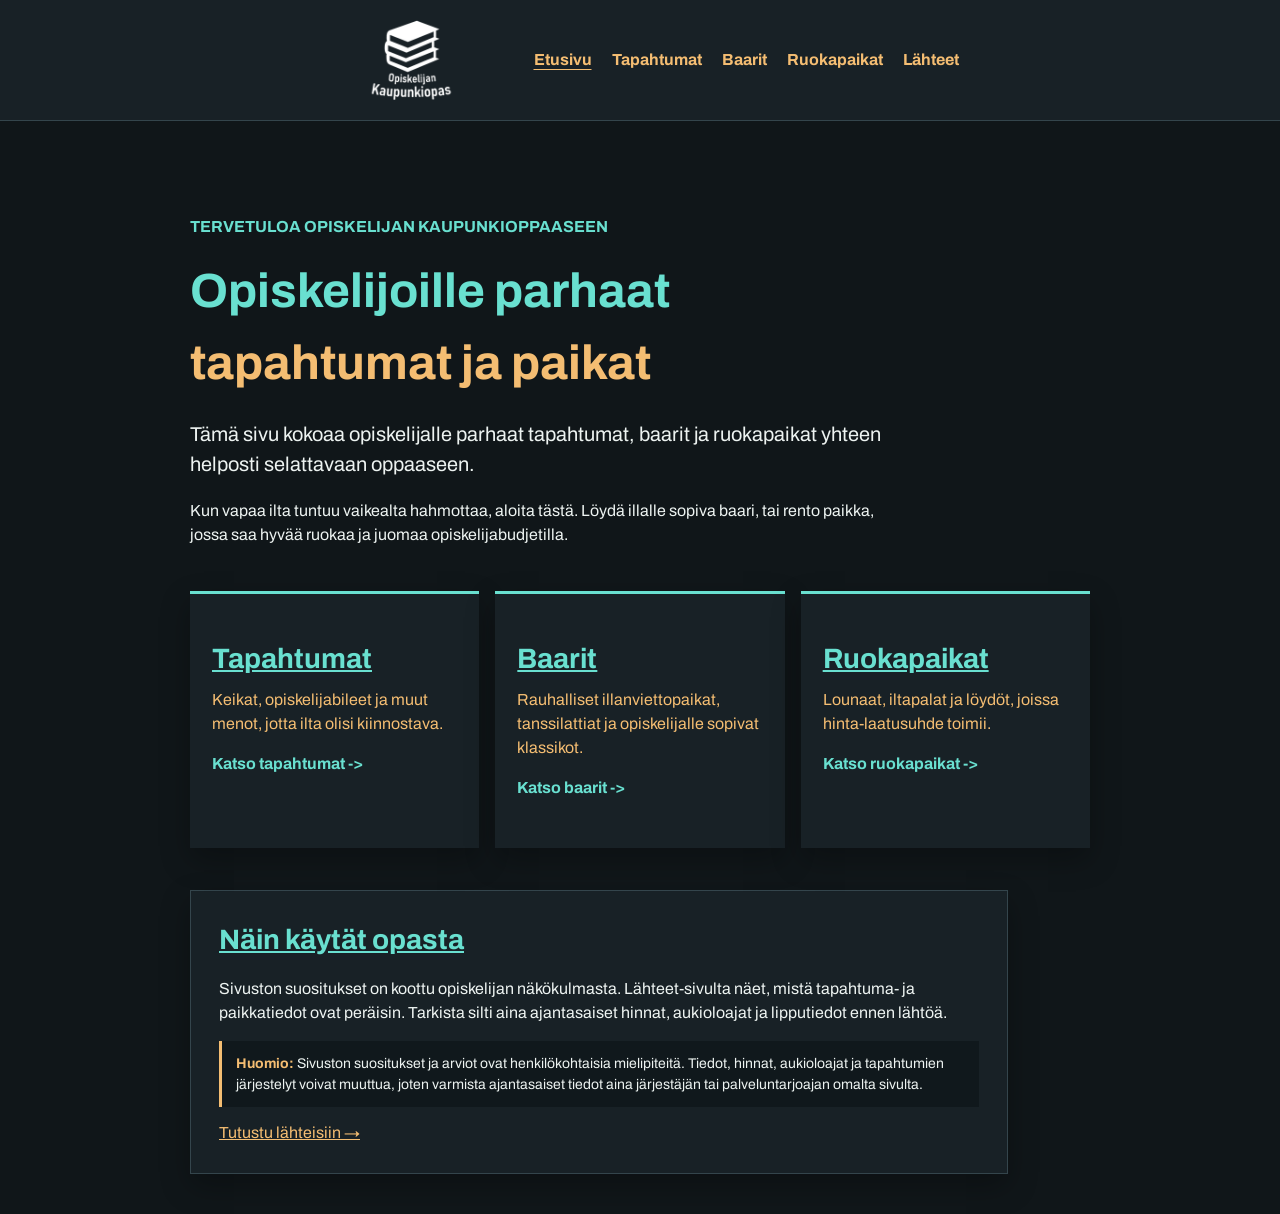
<file: index.html>
<!doctype html>
<html lang="fi">
  <head>
    <meta charset="UTF-8" />
    <meta name="viewport" content="width=device-width, initial-scale=1.0" />
    <link rel="preconnect" href="https://fonts.googleapis.com" />
    <link rel="preconnect" href="https://fonts.gstatic.com" crossorigin />
    <link
      href="https://fonts.googleapis.com/css2?family=Archivo:ital,wght@0,100..900;1,100..900&display=swap"
      rel="stylesheet"
    />
    <title>Tervetuloa | Opiskelijan kaupunkiopas</title>
    <link rel="stylesheet" href="styles/style.css" />
  </head>
  <body>
    <header>
      <a class="site-logo" href="index.html"
        ><img
          src="img/Logo.png"
          width="180"
          height="80"
          alt="Opiskelijan Kaupunkiopas"
      /></a>
      <nav aria-label="Päänavigaatio">
        <div class="nav-links">
          <a class="active" href="index.html">Etusivu</a>
          <a href="tapahtumat.html">Tapahtumat</a>
          <a href="baarit.html">Baarit</a>
          <a href="ruokapaikat.html">Ruokapaikat</a>
          <a href="lahteet.html">Lähteet</a>
        </div>
      </nav>
    </header>
    <main>
      <section class="page-intro welcome-intro">
        <p class="label">Tervetuloa opiskelijan kaupunkioppaaseen</p>
        <h1>Opiskelijoille parhaat<br /><em>tapahtumat ja paikat</em></h1>
        <p class="lead">
          Tämä sivu kokoaa opiskelijalle parhaat tapahtumat, baarit ja
          ruokapaikat yhteen helposti selattavaan oppaaseen.
        </p>
        <p>
          Kun vapaa ilta tuntuu vaikealta hahmottaa, aloita tästä. Löydä illalle
          sopiva baari, tai rento paikka, jossa saa hyvää ruokaa ja juomaa
          opiskelijabudjetilla.
        </p>
      </section>
      <section class="welcome-grid">
        <a href="tapahtumat.html">
          <h2>Tapahtumat</h2>
          <p>
            Keikat, opiskelijabileet ja muut menot, jotta ilta olisi
            kiinnostava.
          </p>
          <strong>Katso tapahtumat -></strong></a
        >
        <a href="baarit.html">
          <h2>Baarit</h2>
          <p>
            Rauhalliset illanviettopaikat, tanssilattiat ja opiskelijalle
            sopivat klassikot.
          </p>
          <strong>Katso baarit -></strong></a
        >
        <a href="ruokapaikat.html">
          <h2>Ruokapaikat</h2>
          <p>Lounaat, iltapalat ja löydöt, joissa hinta-laatusuhde toimii.</p>
          <strong>Katso ruokapaikat -></strong></a
        >
      </section>
      <section class="welcome-note">
        <h2>Näin käytät opasta</h2>
        <p>
          Sivuston suositukset on koottu opiskelijan näkökulmasta.
          Lähteet-sivulta näet, mistä tapahtuma- ja paikkatiedot ovat peräisin.
          Tarkista silti aina ajantasaiset hinnat, aukioloajat ja lipputiedot
          ennen lähtöä.
        </p>
        <p class="notice">
          <strong>Huomio:</strong> Sivuston suositukset ja arviot ovat
          henkilökohtaisia mielipiteitä. Tiedot, hinnat, aukioloajat ja
          tapahtumien järjestelyt voivat muuttua, joten varmista ajantasaiset
          tiedot aina järjestäjän tai palveluntarjoajan omalta sivulta.
        </p>
        <a class="text-link" href="lahteet.html">Tutustu lähteisiin →</a>
      </section>
    </main>
  </body>
</html>
</file>
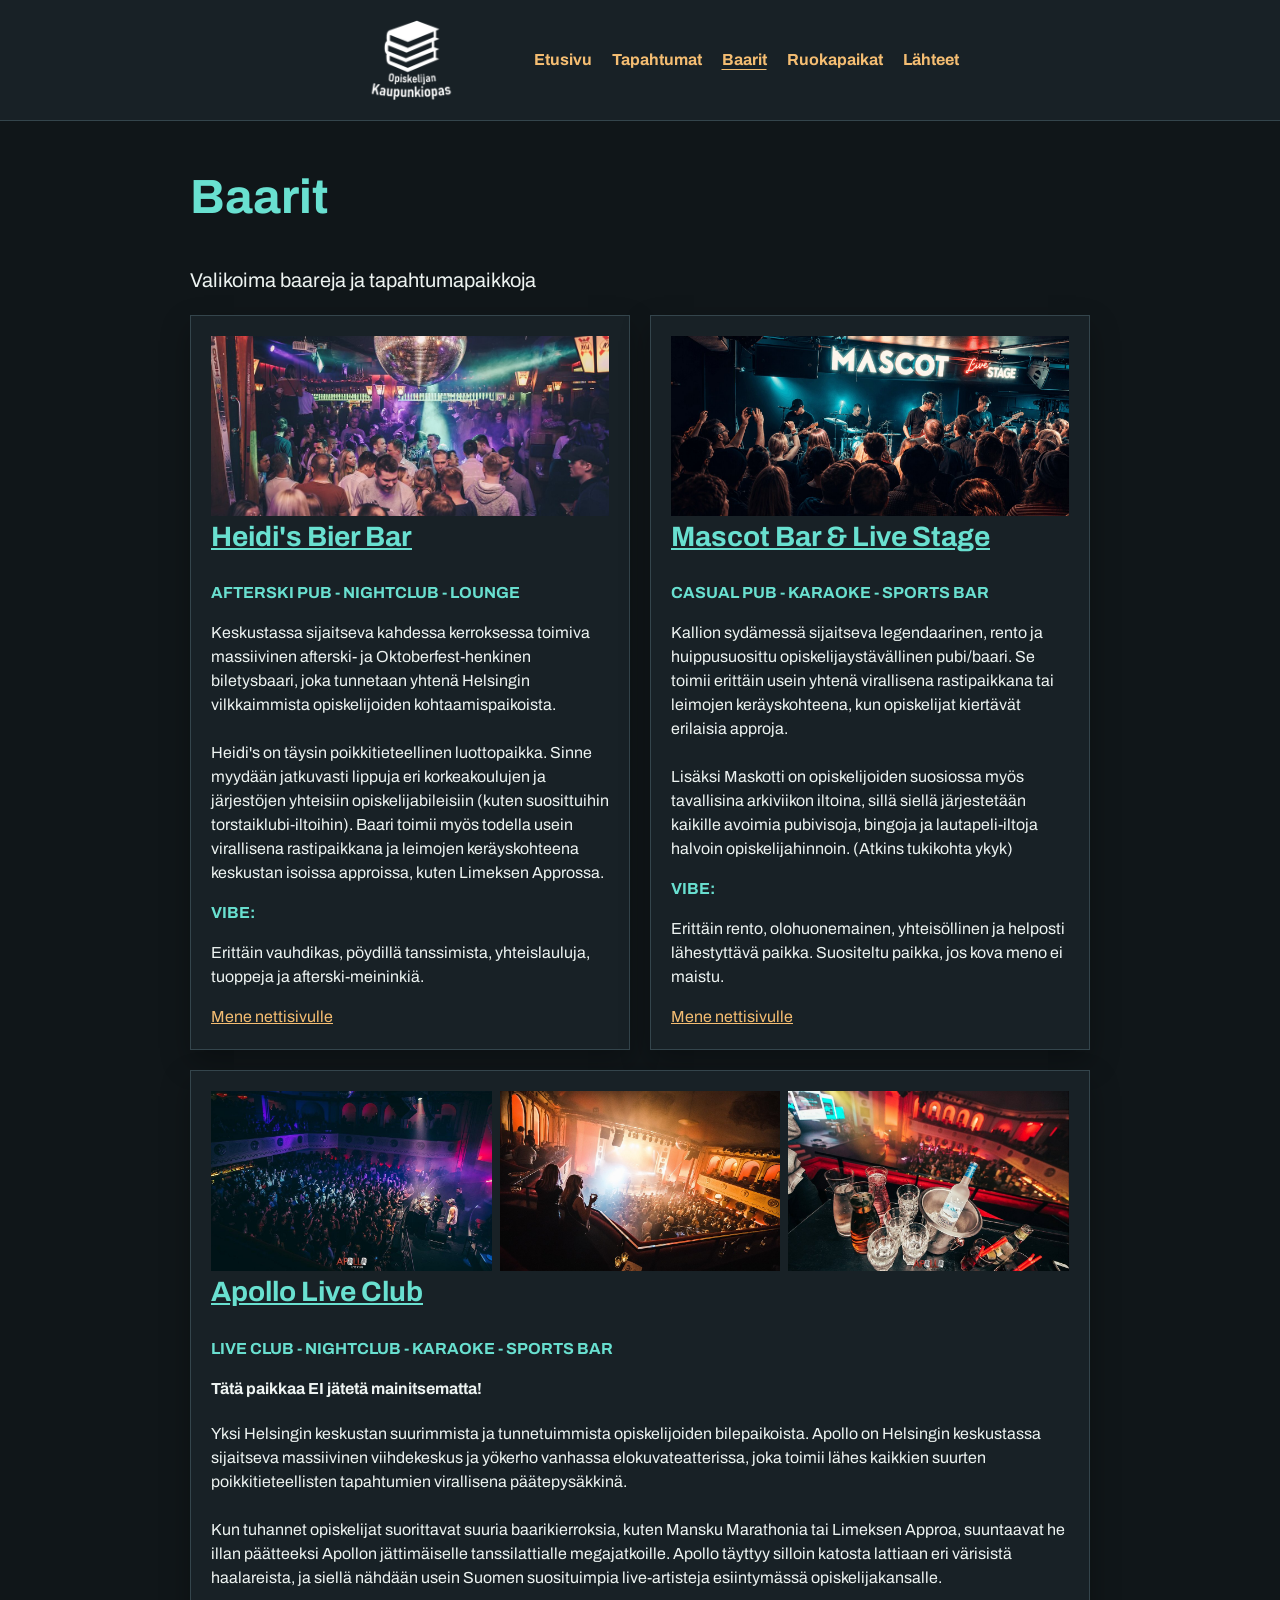
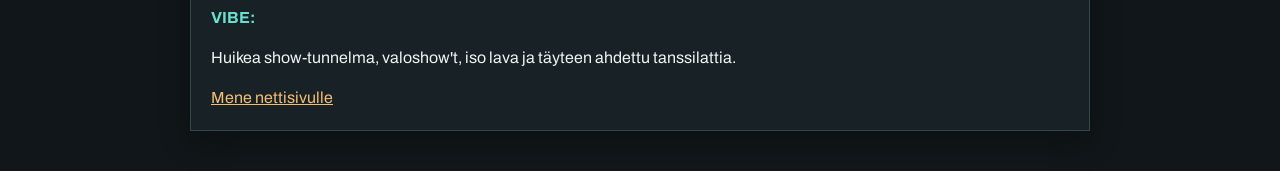
<file: baarit.html>
<!doctype html>
<html lang="fi">
  <head>
    <meta charset="UTF-8" />
    <meta name="viewport" content="width=device-width, initial-scale=1.0" />
    <link rel="preconnect" href="https://fonts.googleapis.com" />
    <link rel="preconnect" href="https://fonts.gstatic.com" crossorigin />
    <link
      href="https://fonts.googleapis.com/css2?family=Archivo:ital,wght@0,100..900;1,100..900&display=swap"
      rel="stylesheet"
    />
    <title>Baarit</title>
    <link rel="stylesheet" href="styles/style.css" />
  </head>
  <body>
    <header>
      <a class="site-logo" href="index.html"
        ><img
          src="img/Logo.png"
          width="180"
          height="80"
          alt="Opiskelijan Kaupunkiopas"
      /></a>
      <nav aria-label="Päänavigaatio">
        <div class="nav-links">
          <a href="index.html">Etusivu</a>
          <a href="tapahtumat.html">Tapahtumat</a>
          <a class="active" href="baarit.html">Baarit</a>
          <a href="ruokapaikat.html">Ruokapaikat</a>
          <a href="lahteet.html">Lähteet</a>
        </div>
      </nav>
    </header>
    <main>
      <h1>Baarit</h1>
      <p class="lead">Valikoima baareja ja tapahtumapaikkoja</p>
      <div class="project-grid">
        <article class="project-card">
          <img src="img/heidis.jpg" alt="Heidi's Bier Bar" />
          <div class="project-content">
            <h2>Heidi's Bier Bar</h2>
            <p class="label">Afterski Pub - Nightclub - Lounge</p>

            <p>
              Keskustassa sijaitseva kahdessa kerroksessa toimiva massiivinen
              afterski- ja Oktoberfest-henkinen biletysbaari, joka tunnetaan
              yhtenä Helsingin vilkkaimmista opiskelijoiden kohtaamispaikoista.
              <br /><br />
              Heidi's on täysin poikkitieteellinen luottopaikka. Sinne myydään
              jatkuvasti lippuja eri korkeakoulujen ja järjestöjen yhteisiin
              opiskelijabileisiin (kuten suosittuihin torstaiklubi-iltoihin).
              Baari toimii myös todella usein virallisena rastipaikkana ja
              leimojen keräyskohteena keskustan isoissa approissa, kuten
              Limeksen Approssa.
            </p>
            <p class="label">Vibe:</p>
            <p>
              Erittäin vauhdikas, pöydillä tanssimista, yhteislauluja, tuoppeja
              ja afterski-meininkiä.
            </p>
            <a
              class="text-link"
              href="https://www.myhelsinki.fi/places/heidis-bier-bar/"
              target="_blank"
              rel="noreferrer"
              >Mene nettisivulle</a
            >
          </div>
        </article>

        <article class="project-card">
          <img src="img/Mascot.jpg" alt="Mascot Bar & Live Stage" />
          <div class="project-content">
            <h2>Mascot Bar & Live Stage</h2>
            <p class="label">Casual Pub - Karaoke - Sports Bar</p>
            <p>
              Kallion sydämessä sijaitseva legendaarinen, rento ja
              huippusuosittu opiskelijaystävällinen pubi/baari. Se toimii
              erittäin usein yhtenä virallisena rastipaikkana tai leimojen
              keräyskohteena, kun opiskelijat kiertävät erilaisia approja.
              <br /><br />
              Lisäksi Maskotti on opiskelijoiden suosiossa myös tavallisina
              arkiviikon iltoina, sillä siellä järjestetään kaikille avoimia
              pubivisoja, bingoja ja lautapeli-iltoja halvoin opiskelijahinnoin.
              (Atkins tukikohta ykyk)
            </p>
            <p class="label">Vibe:</p>
            <p>
              Erittäin rento, olohuonemainen, yhteisöllinen ja helposti
              lähestyttävä paikka. Suositeltu paikka, jos kova meno ei maistu.
            </p>
            <a
              class="text-link"
              href="https://mascotbar.fi/"
              target="_blank"
              rel="noreferrer"
              >Mene nettisivulle</a
            >
          </div>
        </article>

        <article class="project-card">
          <div class="project-images">
            <img src="img/apollo.jpg" alt="Apollo Live Club" />
            <img src="img/apollo2.jpg" alt="Apollo Live Club" />
            <img src="img/apollo3.jpg" alt="Apollo Live Club" />
          </div>
          <div class="project-content">
            <h2>Apollo Live Club</h2>
            <p class="label">Live Club - Nightclub - Karaoke - Sports Bar</p>
            <h4>Tätä paikkaa EI jätetä mainitsematta!</h4>
            <p>
              Yksi Helsingin keskustan suurimmista ja tunnetuimmista
              opiskelijoiden bilepaikoista. Apollo on Helsingin keskustassa
              sijaitseva massiivinen viihdekeskus ja yökerho vanhassa
              elokuvateatterissa, joka toimii lähes kaikkien suurten
              poikkitieteellisten tapahtumien virallisena päätepysäkkinä.
              <br /><br />
              Kun tuhannet opiskelijat suorittavat suuria baarikierroksia, kuten
              Mansku Marathonia tai Limeksen Approa, suuntaavat he illan
              päätteeksi Apollon jättimäiselle tanssilattialle megajatkoille.
              Apollo täyttyy silloin katosta lattiaan eri värisistä haalareista,
              ja siellä nähdään usein Suomen suosituimpia live-artisteja
              esiintymässä opiskelijakansalle.
            </p>
            <p class="label">Vibe:</p>
            <p>
              Huikea show-tunnelma, valoshow't, iso lava ja täyteen ahdettu
              tanssilattia.
            </p>
            <a
              class="text-link"
              href="https://apolloliveclub.fi/"
              target="_blank"
              rel="noreferrer"
              >Mene nettisivulle</a
            >
          </div>
        </article>
      </div>
    </main>
  </body>
</html>
</file>
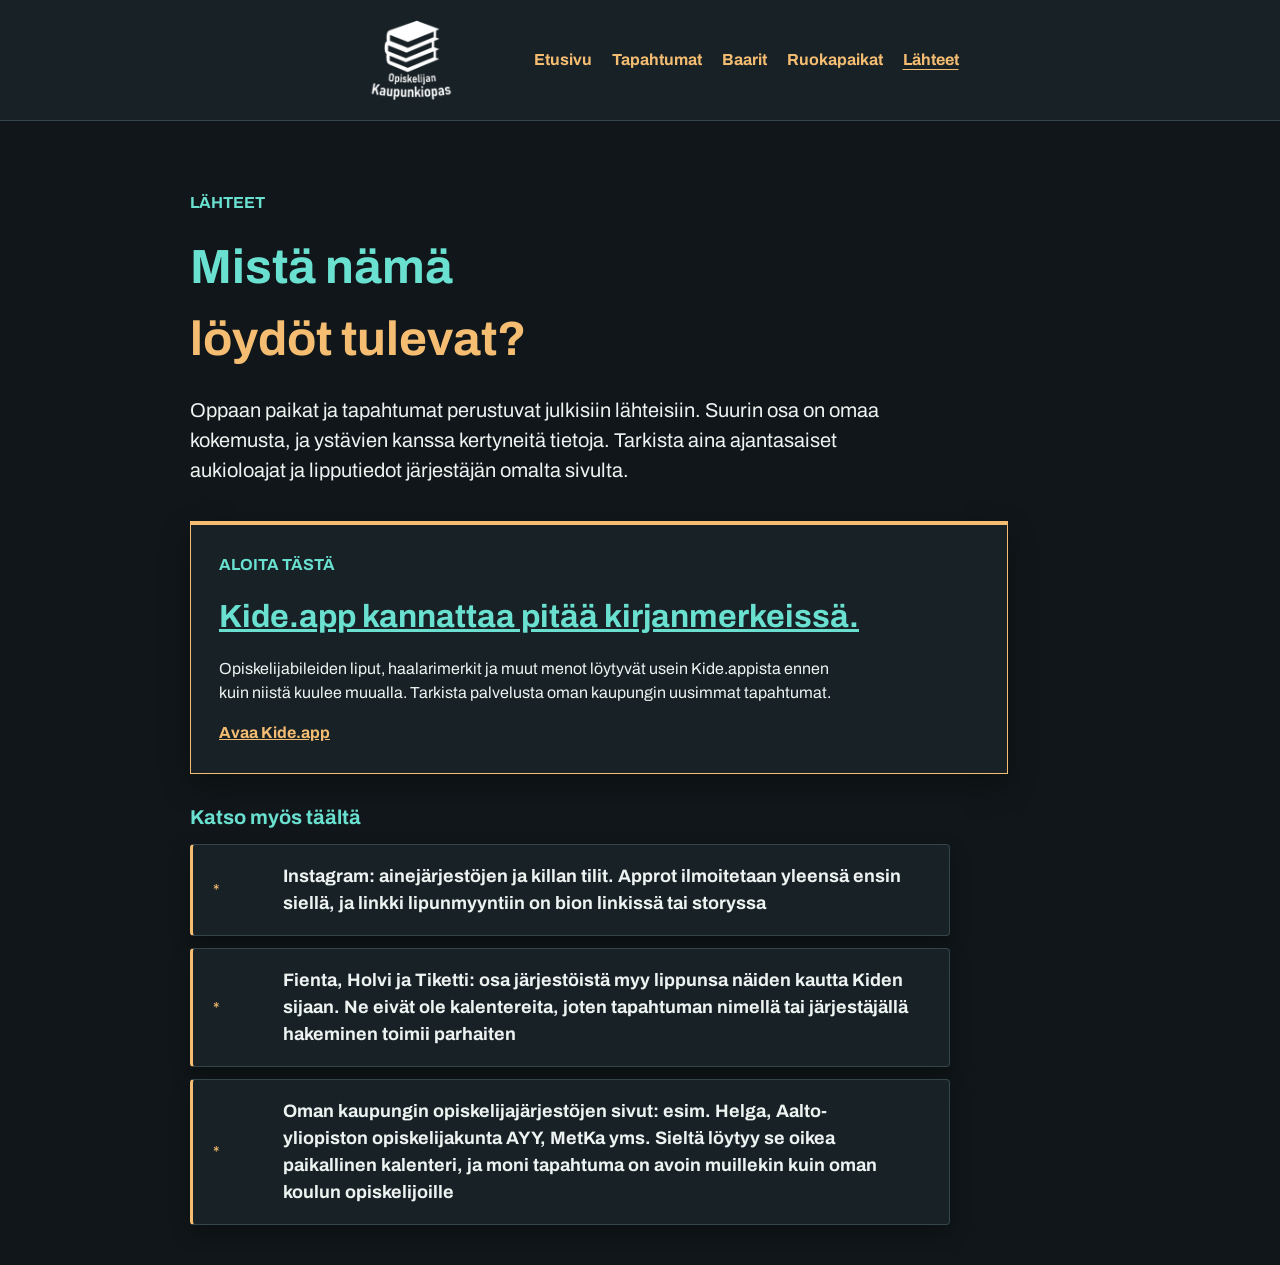
<file: lahteet.html>
<!doctype html>
<html lang="fi">
  <head>
    <meta charset="UTF-8" />
    <meta name="viewport" content="width=device-width, initial-scale=1.0" />
    <link rel="preconnect" href="https://fonts.googleapis.com" />
    <link rel="preconnect" href="https://fonts.gstatic.com" crossorigin />
    <link
      href="https://fonts.googleapis.com/css2?family=Archivo:ital,wght@0,100..900;1,100..900&display=swap"
      rel="stylesheet"
    />
    <title>Lähteet</title>
    <link rel="stylesheet" href="styles/style.css" />
  </head>
  <body>
    <header>
      <a class="site-logo" href="index.html"
        ><img
          src="img/Logo.png"
          width="180"
          height="80"
          alt="Opiskelijan Kaupunkiopas"
      /></a>
      <nav aria-label="Päänavigaatio">
        <div class="nav-links">
          <a href="index.html">Etusivu</a>
          <a href="tapahtumat.html">Tapahtumat</a>
          <a href="baarit.html">Baarit</a>
          <a href="ruokapaikat.html">Ruokapaikat</a>
          <a class="active" href="lahteet.html">Lähteet</a>
        </div>
      </nav>
    </header>
    <main>
      <section class="page-intro">
        <p class="label">Lähteet</p>
        <h1>Mistä nämä<br /><em>löydöt tulevat?</em></h1>
        <p class="lead">
          Oppaan paikat ja tapahtumat perustuvat julkisiin lähteisiin. Suurin
          osa on omaa kokemusta, ja ystävien kanssa kertyneitä tietoja. Tarkista
          aina ajantasaiset aukioloajat ja lipputiedot järjestäjän omalta
          sivulta.
        </p>
      </section>
      <section class="nice-to-know featured-kide">
        <p class="label">Aloita tästä</p>
        <h2>Kide.app kannattaa pitää kirjanmerkeissä.</h2>
        <p>
          Opiskelijabileiden liput, haalarimerkit ja muut menot löytyvät usein
          Kide.appista ennen kuin niistä kuulee muualla. Tarkista palvelusta
          oman kaupungin uusimmat tapahtumat.
        </p>
        <a
          class="text-link"
          href="https://kide.app/"
          target="_blank"
          rel="noreferrer"
          >Avaa Kide.app</a
        >
      </section>
      <p class="sources-heading">Katso myös täältä</p>
      <section class="sources">
        <div class="source-item">
          <span>*</span>
          <strong
            >Instagram: ainejärjestöjen ja killan tilit. Approt ilmoitetaan
            yleensä ensin siellä, ja linkki lipunmyyntiin on bion linkissä tai
            storyssa</strong
          >
        </div>
        <div class="source-item">
          <span>*</span>
          <strong
            >Fienta, Holvi ja Tiketti: osa järjestöistä myy lippunsa näiden
            kautta Kiden sijaan. Ne eivät ole kalentereita, joten tapahtuman
            nimellä tai järjestäjällä hakeminen toimii parhaiten</strong
          >
        </div>
        <div class="source-item">
          <span>*</span>
          <strong
            >Oman kaupungin opiskelijajärjestöjen sivut: esim. Helga,
            Aalto-yliopiston opiskelijakunta AYY, MetKa yms. Sieltä löytyy se
            oikea paikallinen kalenteri, ja moni tapahtuma on avoin muillekin
            kuin oman koulun opiskelijoille</strong
          >
        </div>
      </section>
    </main>
  </body>
</html>
</file>
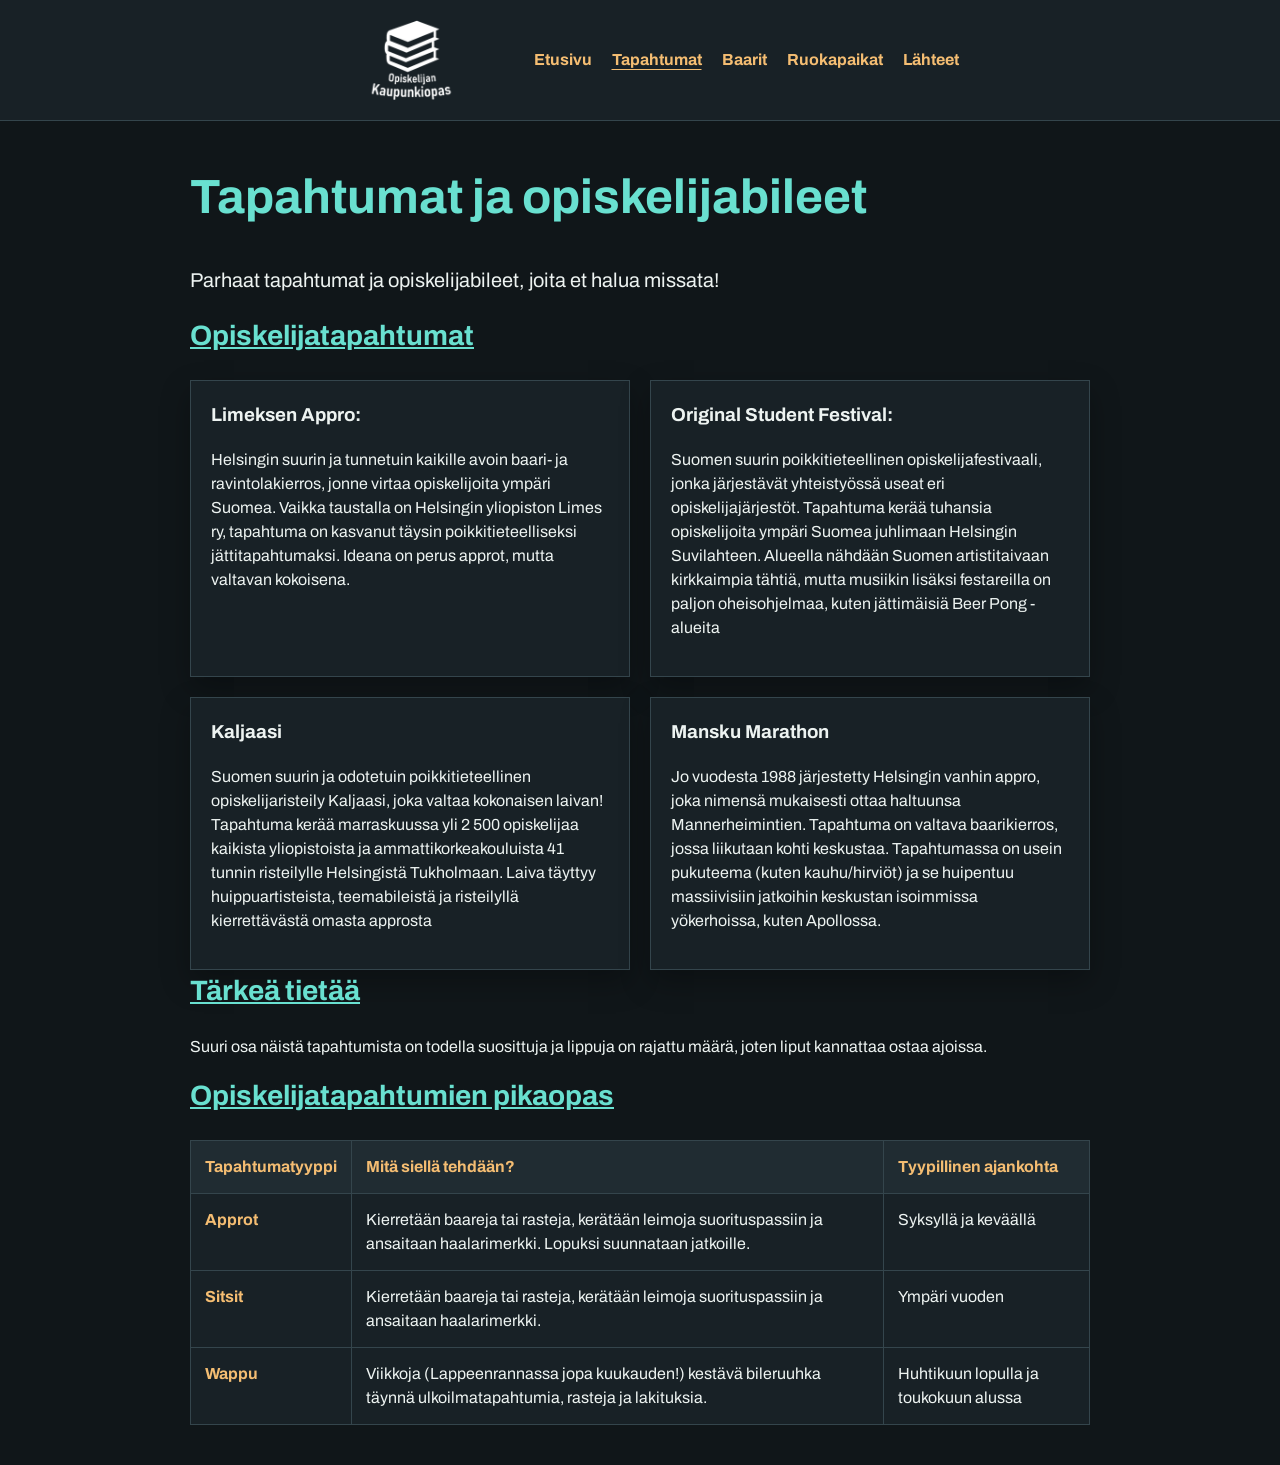
<file: tapahtumat.html>
<!doctype html>
<html lang="fi">
  <head>
    <meta charset="UTF-8" />
    <meta name="viewport" content="width=device-width, initial-scale=1.0" />
    <link rel="preconnect" href="https://fonts.googleapis.com" />
    <link rel="preconnect" href="https://fonts.gstatic.com" crossorigin />
    <link
      href="https://fonts.googleapis.com/css2?family=Archivo:ital,wght@0,100..900;1,100..900&display=swap"
      rel="stylesheet"
    />
    <title>Tapahtumat</title>
    <link rel="stylesheet" href="styles/style.css" />
  </head>
  <body>
    <header>
      <a class="site-logo" href="index.html"
        ><img
          src="img/Logo.png"
          width="180"
          height="80"
          alt="Opiskelijan Kaupunkiopas"
      /></a>
      <nav aria-label="Päänavigaatio">
        <div class="nav-links">
          <a href="index.html">Etusivu</a>
          <a class="active" href="tapahtumat.html">Tapahtumat</a>
          <a href="baarit.html">Baarit</a>
          <a href="ruokapaikat.html">Ruokapaikat</a>
          <a href="lahteet.html">Lähteet</a>
        </div>
      </nav>
    </header>
    <main>
      <h1>Tapahtumat ja opiskelijabileet</h1>
      <p class="lead">
        Parhaat tapahtumat ja opiskelijabileet, joita et halua missata!
      </p>
      <section class="content-section">
        <h2>Opiskelijatapahtumat</h2>
        <div class="card-grid">
          <article class="card">
            <h3>Limeksen Appro:</h3>
            <p>
              Helsingin suurin ja tunnetuin kaikille avoin baari- ja
              ravintolakierros, jonne virtaa opiskelijoita ympäri Suomea. Vaikka
              taustalla on Helsingin yliopiston Limes ry, tapahtuma on kasvanut
              täysin poikkitieteelliseksi jättitapahtumaksi. Ideana on perus
              approt, mutta valtavan kokoisena.
            </p>
          </article>
          <article class="card">
            <h3>Original Student Festival:</h3>
            <p>
              Suomen suurin poikkitieteellinen opiskelijafestivaali, jonka
              järjestävät yhteistyössä useat eri opiskelijajärjestöt. Tapahtuma
              kerää tuhansia opiskelijoita ympäri Suomea juhlimaan Helsingin
              Suvilahteen. Alueella nähdään Suomen artistitaivaan kirkkaimpia
              tähtiä, mutta musiikin lisäksi festareilla on paljon
              oheisohjelmaa, kuten jättimäisiä Beer Pong -alueita
            </p>
          </article>
          <article class="card">
            <h3>Kaljaasi</h3>
            <p>
              Suomen suurin ja odotetuin poikkitieteellinen opiskelijaristeily
              Kaljaasi, joka valtaa kokonaisen laivan! Tapahtuma kerää
              marraskuussa yli 2 500 opiskelijaa kaikista yliopistoista ja
              ammattikorkeakouluista 41 tunnin risteilylle Helsingistä
              Tukholmaan. Laiva täyttyy huippuartisteista, teemabileistä ja
              risteilyllä kierrettävästä omasta approsta
            </p>
          </article>
          <article class="card">
            <h3>Mansku Marathon</h3>
            <p>
              Jo vuodesta 1988 järjestetty Helsingin vanhin appro, joka nimensä
              mukaisesti ottaa haltuunsa Mannerheimintien. Tapahtuma on valtava
              baarikierros, jossa liikutaan kohti keskustaa. Tapahtumassa on
              usein pukuteema (kuten kauhu/hirviöt) ja se huipentuu massiivisiin
              jatkoihin keskustan isoimmissa yökerhoissa, kuten Apollossa.
            </p>
          </article>
        </div>
      </section>
      <section class="content-section">
        <h2>Tärkeä tietää</h2>
        <p>
          Suuri osa näistä tapahtumista on todella suosittuja ja lippuja on
          rajattu määrä, joten liput kannattaa ostaa ajoissa.
        </p>
      </section>
      <section class="content-section event-guide">
        <h2>Opiskelijatapahtumien pikaopas</h2>
        <div class="table-wrapper">
          <table>
            <thead>
              <tr>
                <th>Tapahtumatyyppi</th>
                <th>Mitä siellä tehdään?</th>
                <th>Tyypillinen ajankohta</th>
              </tr>
            </thead>
            <tbody>
              <tr>
                <td>Approt</td>
                <td>
                  Kierretään baareja tai rasteja, kerätään leimoja
                  suorituspassiin ja ansaitaan haalarimerkki. Lopuksi suunnataan
                  jatkoille.
                </td>
                <td>Syksyllä ja keväällä</td>
              </tr>
              <tr>
                <td>Sitsit</td>
                <td>
                  Kierretään baareja tai rasteja, kerätään leimoja
                  suorituspassiin ja ansaitaan haalarimerkki.
                </td>
                <td>Ympäri vuoden</td>
              </tr>
              <tr>
                <td>Wappu</td>
                <td>
                  Viikkoja (Lappeenrannassa jopa kuukauden!) kestävä bileruuhka
                  täynnä ulkoilmatapahtumia, rasteja ja lakituksia.
                </td>
                <td>Huhtikuun lopulla ja toukokuun alussa</td>
              </tr>
            </tbody>
          </table>
        </div>
      </section>
    </main>
  </body>
</html>
</file>
<file: styles/style.css>
﻿:root {
  --bg: #101619;
  --surface: #182126;
  --surface-raised: #202c32;
  --border: #34454c;
  --text: #edf3f1;
  --muted: #a8b8b6;
  --teal: #69e0d0;
  --amber: #f4bd72;
  --shadow: rgba(0, 0, 0, 0.28);
}

body {
  margin: 0;
  background: var(--bg);
  color: var(--text);
  font-family: "Archivo", sans-serif;
  line-height: 1.5;
}

a,
a:visited {
  color: var(--amber);
}

header {
  padding: 20px;
  background: var(--surface);
  border-bottom: 1px solid var(--border);
  align-items: center;
  display: flex;
  gap: 32px;
  flex-wrap: wrap;
  justify-content: center;
}

.site-logo {
  width: 180px;
  height: 80px;
  overflow: hidden;
  position: relative;
  text-decoration: none;
}

.site-logo img {
  position: absolute;
  width: 300px;
  height: auto;
  left: -60px;
  top: -45px;
  filter: invert(1);
  mix-blend-mode: screen;
}

main {
  max-width: 900px;
  margin: 0 auto;
  padding: 40px 20px;
}

h1,
h2,
h3,
h4 {
  margin-top: 0;
}

h1 {
  color: var(--teal);
  font-size: 48px;
}

h2 {
  color: var(--teal);
  font-size: 28px;
  text-decoration: underline;
}

.label {
  color: var(--teal);
  font-weight: bold;
  text-transform: uppercase;
}

.lead {
  font-size: 20px;
}

.card-grid,
.project-grid {
  display: flex;
  flex-wrap: wrap;
  gap: 20px;
}

.card,
.project-card {
  flex: 1 1 300px;
  border: 1px solid var(--border);
  padding: 20px;
  background-color: var(--surface);
  box-shadow: 0 12px 28px var(--shadow);
}

.project-card img {
  width: 100%;
  height: 180px;
  display: block;
  object-fit: cover;
}

.project-images {
  display: grid;
  grid-template-columns: repeat(3, 1fr);
  gap: 8px;
}

.project-images img {
  width: 100%;
}

.nav-links {
  display: inline-flex;
  gap: 20px;
}

.nav-links a {
  font-weight: bold;
  text-decoration: none;
}

.nav-links .active,
.page-intro em,
.notice strong,
.text-link,
.sources span,
.sources small {
  color: var(--amber);
}

.nav-links .active {
  text-decoration: underline;
  text-underline-offset: 4px;
}

.page-intro {
  max-width: 700px;
  margin: 30px 0 36px;
}

.page-intro h1 {
  margin-bottom: 16px;
}

.page-intro em {
  font-style: normal;
}

.welcome-intro {
  margin-top: 54px;
}

.welcome-intro p:not(.label) {
  max-width: 720px;
}

.welcome-grid {
  display: grid;
  grid-template-columns: repeat(3, 1fr);
  gap: 16px;
  margin-top: 44px;
}

.welcome-grid a {
  display: block;
  min-height: 210px;
  padding: 22px;
  border-top: 3px solid var(--teal);
  background: var(--surface);
  box-shadow: 0 12px 28px var(--shadow);
  text-decoration: none;
  transition:
    background-color 160ms ease,
    transform 160ms ease;
}

.welcome-grid a:hover,
.sources .source-item:hover {
  background: var(--surface-raised);
  transform: translateY(-3px);
}

.welcome-grid h2 {
  margin: 22px 0 8px;
}

.welcome-grid strong {
  color: var(--teal);
}

.welcome-grid p {
  margin-top: 0;
}

.welcome-note,
.nice-to-know {
  max-width: 760px;
  margin-top: 42px;
  padding: 28px;
  border: 1px solid var(--border);
  background: var(--surface);
  box-shadow: 0 12px 28px var(--shadow);
}

.welcome-note h2,
.nice-to-know h2 {
  margin: 0 0 8px;
}

.notice {
  padding: 12px 14px;
  border-left: 3px solid var(--amber);
  background: rgba(8, 14, 16, 0.45);
  font-size: 14px;
}

.sources {
  display: grid;
  gap: 12px;
  max-width: 760px;
}

.sources .source-item {
  display: grid;
  grid-template-columns: 52px 1fr auto;
  align-items: center;
  gap: 18px;
  padding: 18px 20px;
  border: 1px solid var(--border);
  border-left: 3px solid var(--amber);
  border-radius: 4px;
  background: var(--surface);
  box-shadow: 0 8px 20px var(--shadow);
  transition:
    background-color 160ms ease,
    transform 160ms ease;
}

.sources strong {
  font-size: 18px;
}

.nice-to-know p:not(.label) {
  max-width: 620px;
}

.featured-kide {
  display: flex;
  flex-direction: column;
  align-items: flex-start;
  gap: 16px;
  margin-top: 0;
  border-color: var(--amber);
  border-top: 4px solid var(--amber);
  background: var(--surface);
}

.featured-kide h2 {
  margin: 0;
  font-size: 32px;
}

.featured-kide p {
  margin: 0;
}

.featured-kide .text-link {
  display: inline-block;
  font-weight: bold;
}

.sources-heading {
  margin: 28px 0 12px;
  color: var(--teal);
  font-size: 20px;
  font-weight: bold;
}

hr {
  margin: 44px 0;
  border: 0;
  border-top: 2px solid var(--amber);
}

.table-wrapper {
  overflow-x: auto;
}

table {
  width: 100%;
  border-collapse: collapse;
  background: var(--surface);
}

th,
td {
  padding: 14px;
  border: 1px solid var(--border);
  text-align: left;
  vertical-align: top;
}

th {
  color: var(--amber);
  background: var(--surface-raised);
}

td:first-child {
  color: var(--amber);
  font-weight: bold;
  white-space: nowrap;
}

@media (max-width: 700px) {
  .welcome-grid {
    grid-template-columns: 1fr;
  }

  header nav {
    flex-direction: column;
    gap: 12px;
  }

  .nav-links {
    flex-wrap: wrap;
    gap: 10px 16px;
  }

  .sources .source-item {
    grid-template-columns: 40px 1fr;
  }

  .sources small {
    grid-column: 2;
  }
}
</file>
